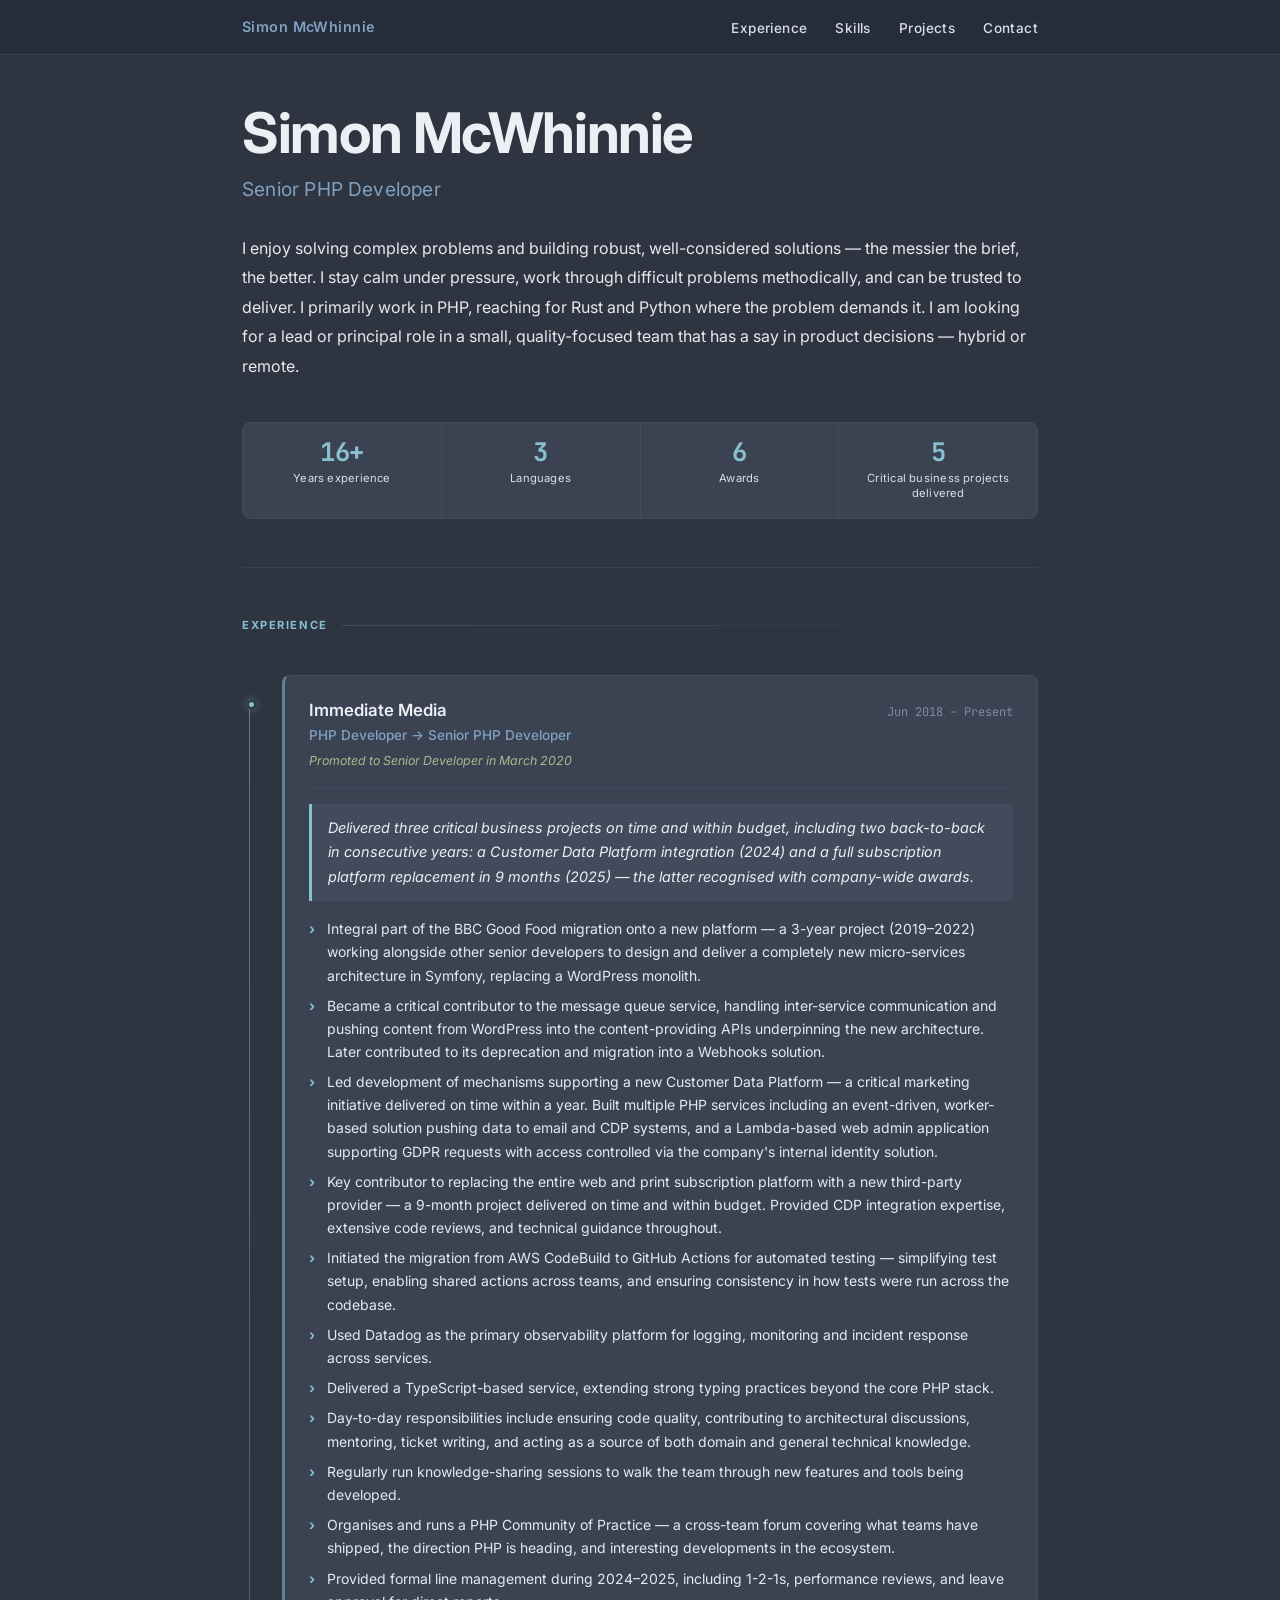
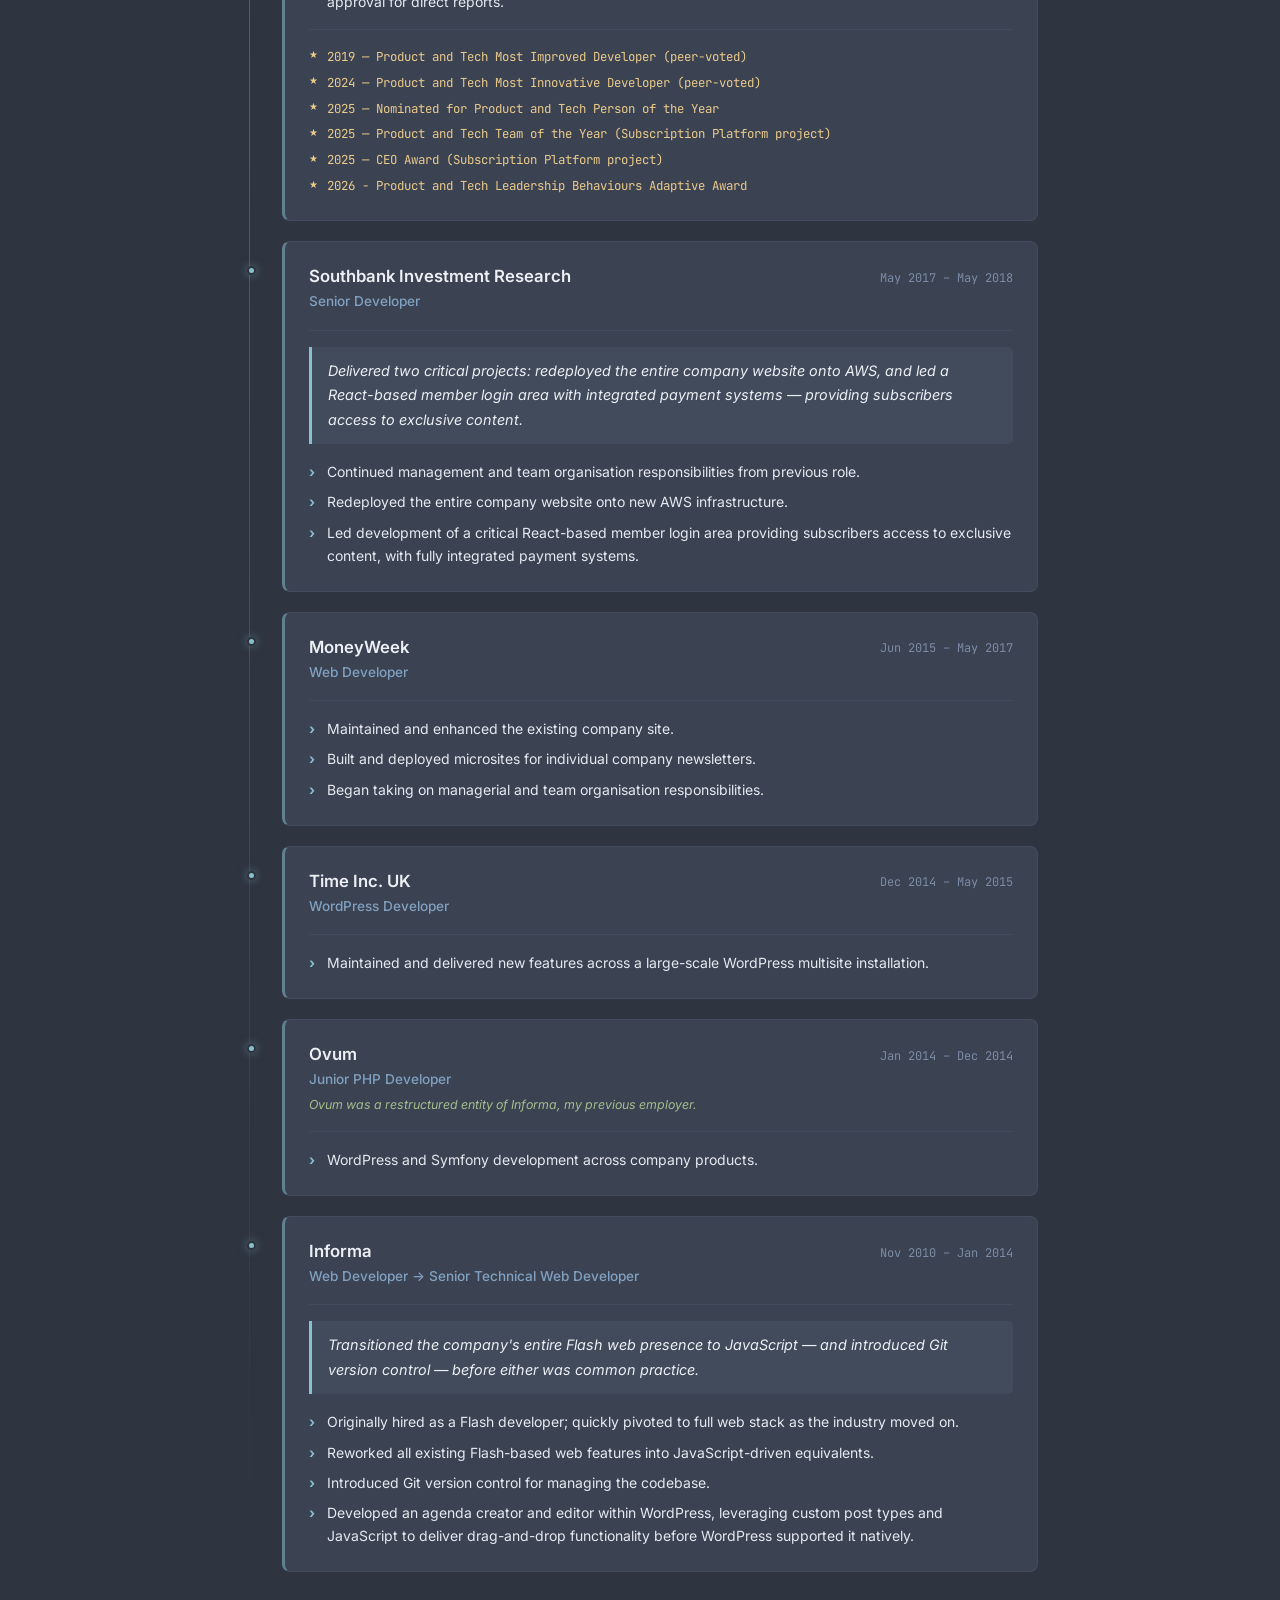
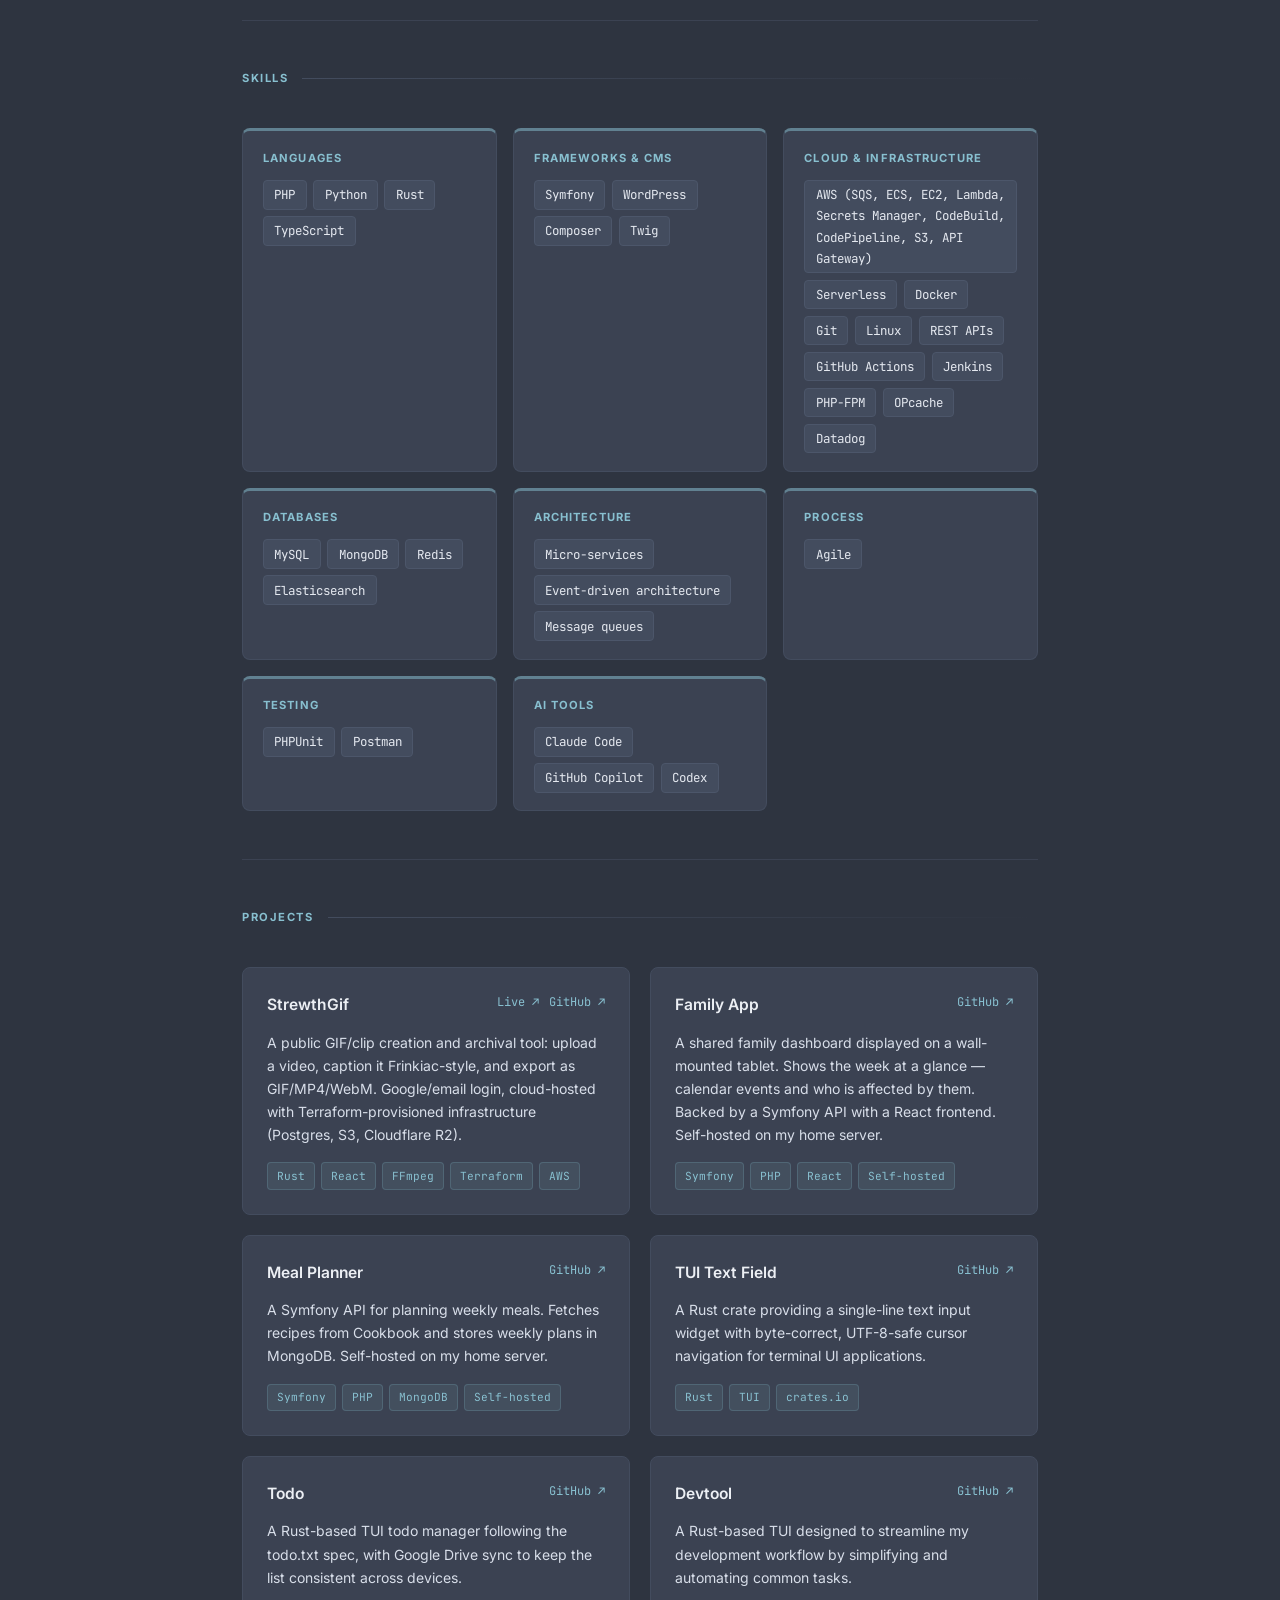
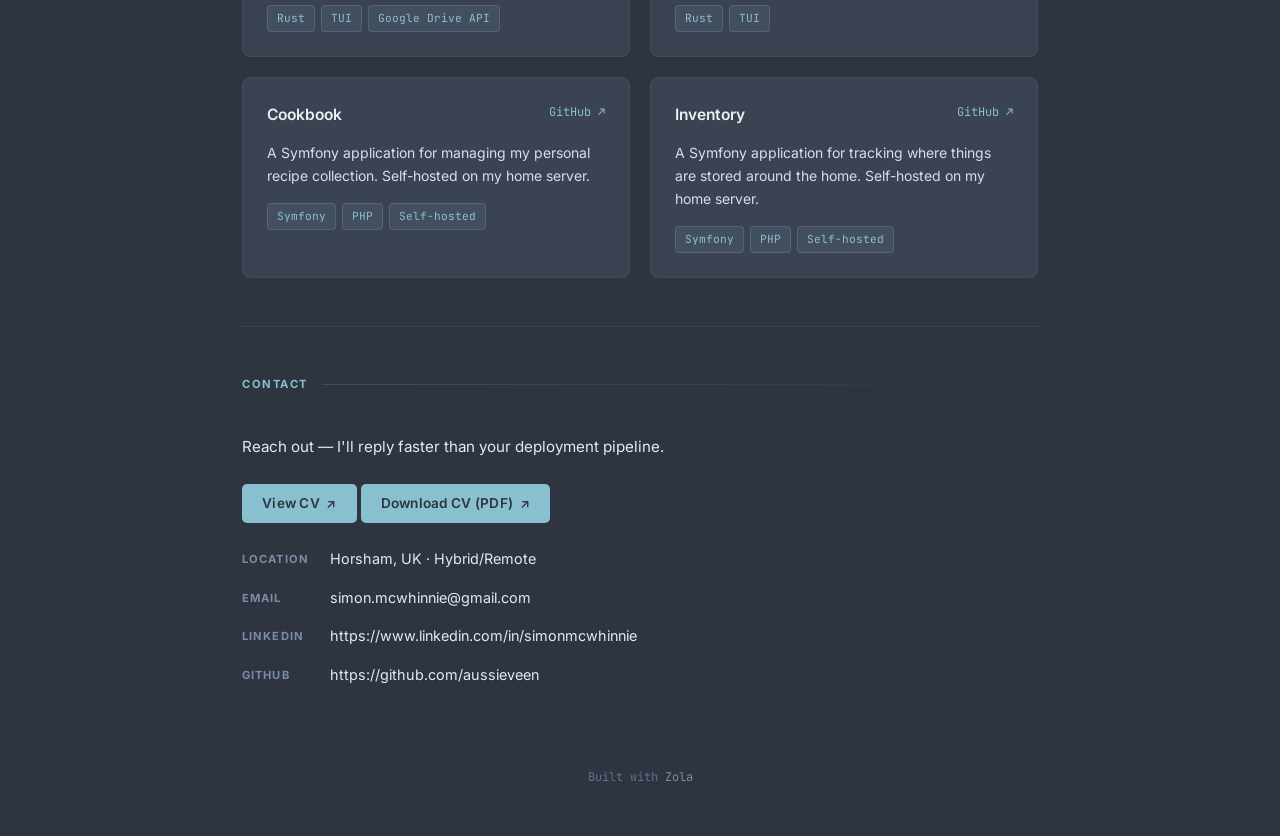
<file: index.html>
<!DOCTYPE html>
<html lang="en">
<head>
  <meta charset="UTF-8">
  <meta name="viewport" content="width=device-width, initial-scale=1.0">
  <title>Simon McWhinnie — Senior PHP Developer</title>
  <meta name="description" content="Senior PHP Developer with 16+ years experience. PHP, Rust, Python, AWS, micro-services, event-driven architecture. Horsham, UK, hybrid&#x2F;remote. Seeking lead or principal roles.">
  <link rel="preconnect" href="https://fonts.googleapis.com">
  <link rel="preconnect" href="https://fonts.gstatic.com" crossorigin>
  <link href="https://fonts.googleapis.com/css2?family=Inter:wght@300;400;500;600;700&family=JetBrains+Mono:wght@400;500&display=swap" rel="stylesheet">
  <link rel="stylesheet" href="https://aussieveen.github.io/main.css">
  <script src="https://aussieveen.github.io/scroll.js" defer></script>
</head>
<body>
  

<nav>
  <div class="nav-inner">
    <a href="#about" class="nav-name">Simon McWhinnie</a>
    <ul class="nav-links">
      <li><a href="#experience">Experience</a></li>
      <li><a href="#skills">Skills</a></li>
      <li><a href="#projects">Projects</a></li>
      <li><a href="#contact">Contact</a></li>
    </ul>
  </div>
</nav>

<main>

  
  <section id="about" class="fade-in">
    <h1 class="hero-name">Simon McWhinnie</h1>
    <p class="hero-role">Senior PHP Developer</p>
    <p class="hero-bio">I enjoy solving complex problems and building robust, well-considered solutions — the messier the brief, the better. I stay calm under pressure, work through difficult problems methodically, and can be trusted to deliver. I primarily work in PHP, reaching for Rust and Python where the problem demands it. I am looking for a lead or principal role in a small, quality-focused team that has a say in product decisions — hybrid or remote.</p>
    <div class="hero-stats">
      
      <div class="hero-stat">
        <span class="stat-value">16+</span>
        <span class="stat-label">Years experience</span>
      </div>
      
      <div class="hero-stat">
        <span class="stat-value">3</span>
        <span class="stat-label">Languages</span>
      </div>
      
      <div class="hero-stat">
        <span class="stat-value">6</span>
        <span class="stat-label">Awards</span>
      </div>
      
      <div class="hero-stat">
        <span class="stat-value">5</span>
        <span class="stat-label">Critical business projects delivered</span>
      </div>
      
    </div>
  </section>

  
  <section id="experience">
    <h2 class="section-heading">Experience</h2>
    <div class="timeline">
      
      <div class="timeline-item fade-in">
        <div class="timeline-header">
          <div class="timeline-meta">
            <div class="timeline-company">Immediate Media</div>
            <div class="timeline-title">PHP Developer → Senior PHP Developer</div>
            
            <div class="timeline-note">Promoted to Senior Developer in March 2020</div>
            
          </div>
          <div class="timeline-period">Jun 2018 – Present</div>
        </div>
        
        <blockquote class="timeline-callout">Delivered three critical business projects on time and within budget, including two back-to-back in consecutive years: a Customer Data Platform integration (2024) and a full subscription platform replacement in 9 months (2025) — the latter recognised with company-wide awards.</blockquote>
        
        <ul class="timeline-highlights">
          
          <li>Integral part of the BBC Good Food migration onto a new platform — a 3-year project (2019–2022) working alongside other senior developers to design and deliver a completely new micro-services architecture in Symfony, replacing a WordPress monolith.</li>
          
          <li>Became a critical contributor to the message queue service, handling inter-service communication and pushing content from WordPress into the content-providing APIs underpinning the new architecture. Later contributed to its deprecation and migration into a Webhooks solution.</li>
          
          <li>Led development of mechanisms supporting a new Customer Data Platform — a critical marketing initiative delivered on time within a year. Built multiple PHP services including an event-driven, worker-based solution pushing data to email and CDP systems, and a Lambda-based web admin application supporting GDPR requests with access controlled via the company&#x27;s internal identity solution.</li>
          
          <li>Key contributor to replacing the entire web and print subscription platform with a new third-party provider — a 9-month project delivered on time and within budget. Provided CDP integration expertise, extensive code reviews, and technical guidance throughout.</li>
          
          <li>Initiated the migration from AWS CodeBuild to GitHub Actions for automated testing — simplifying test setup, enabling shared actions across teams, and ensuring consistency in how tests were run across the codebase.</li>
          
          <li>Used Datadog as the primary observability platform for logging, monitoring and incident response across services.</li>
          
          <li>Delivered a TypeScript-based service, extending strong typing practices beyond the core PHP stack.</li>
          
          <li>Day-to-day responsibilities include ensuring code quality, contributing to architectural discussions, mentoring, ticket writing, and acting as a source of both domain and general technical knowledge.</li>
          
          <li>Regularly run knowledge-sharing sessions to walk the team through new features and tools being developed.</li>
          
          <li>Organises and runs a PHP Community of Practice — a cross-team forum covering what teams have shipped, the direction PHP is heading, and interesting developments in the ecosystem.</li>
          
          <li>Provided formal line management during 2024–2025, including 1-2-1s, performance reviews, and leave approval for direct reports.</li>
          
        </ul>
        
        <div class="timeline-awards">
          
          <div class="award">2019 — Product and Tech Most Improved Developer (peer-voted)</div>
          
          <div class="award">2024 — Product and Tech Most Innovative Developer (peer-voted)</div>
          
          <div class="award">2025 — Nominated for Product and Tech Person of the Year</div>
          
          <div class="award">2025 — Product and Tech Team of the Year (Subscription Platform project)</div>
          
          <div class="award">2025 — CEO Award (Subscription Platform project)</div>
          
          <div class="award">2026 - Product and Tech Leadership Behaviours Adaptive Award</div>
          
        </div>
        
      </div>
      
      <div class="timeline-item fade-in">
        <div class="timeline-header">
          <div class="timeline-meta">
            <div class="timeline-company">Southbank Investment Research</div>
            <div class="timeline-title">Senior Developer</div>
            
          </div>
          <div class="timeline-period">May 2017 – May 2018</div>
        </div>
        
        <blockquote class="timeline-callout">Delivered two critical projects: redeployed the entire company website onto AWS, and led a React-based member login area with integrated payment systems — providing subscribers access to exclusive content.</blockquote>
        
        <ul class="timeline-highlights">
          
          <li>Continued management and team organisation responsibilities from previous role.</li>
          
          <li>Redeployed the entire company website onto new AWS infrastructure.</li>
          
          <li>Led development of a critical React-based member login area providing subscribers access to exclusive content, with fully integrated payment systems.</li>
          
        </ul>
        
      </div>
      
      <div class="timeline-item fade-in">
        <div class="timeline-header">
          <div class="timeline-meta">
            <div class="timeline-company">MoneyWeek</div>
            <div class="timeline-title">Web Developer</div>
            
          </div>
          <div class="timeline-period">Jun 2015 – May 2017</div>
        </div>
        
        <ul class="timeline-highlights">
          
          <li>Maintained and enhanced the existing company site.</li>
          
          <li>Built and deployed microsites for individual company newsletters.</li>
          
          <li>Began taking on managerial and team organisation responsibilities.</li>
          
        </ul>
        
      </div>
      
      <div class="timeline-item fade-in">
        <div class="timeline-header">
          <div class="timeline-meta">
            <div class="timeline-company">Time Inc. UK</div>
            <div class="timeline-title">WordPress Developer</div>
            
          </div>
          <div class="timeline-period">Dec 2014 – May 2015</div>
        </div>
        
        <ul class="timeline-highlights">
          
          <li>Maintained and delivered new features across a large-scale WordPress multisite installation.</li>
          
        </ul>
        
      </div>
      
      <div class="timeline-item fade-in">
        <div class="timeline-header">
          <div class="timeline-meta">
            <div class="timeline-company">Ovum</div>
            <div class="timeline-title">Junior PHP Developer</div>
            
            <div class="timeline-note">Ovum was a restructured entity of Informa, my previous employer.</div>
            
          </div>
          <div class="timeline-period">Jan 2014 – Dec 2014</div>
        </div>
        
        <ul class="timeline-highlights">
          
          <li>WordPress and Symfony development across company products.</li>
          
        </ul>
        
      </div>
      
      <div class="timeline-item fade-in">
        <div class="timeline-header">
          <div class="timeline-meta">
            <div class="timeline-company">Informa</div>
            <div class="timeline-title">Web Developer → Senior Technical Web Developer</div>
            
          </div>
          <div class="timeline-period">Nov 2010 – Jan 2014</div>
        </div>
        
        <blockquote class="timeline-callout">Transitioned the company&#x27;s entire Flash web presence to JavaScript — and introduced Git version control — before either was common practice.</blockquote>
        
        <ul class="timeline-highlights">
          
          <li>Originally hired as a Flash developer; quickly pivoted to full web stack as the industry moved on.</li>
          
          <li>Reworked all existing Flash-based web features into JavaScript-driven equivalents.</li>
          
          <li>Introduced Git version control for managing the codebase.</li>
          
          <li>Developed an agenda creator and editor within WordPress, leveraging custom post types and JavaScript to deliver drag-and-drop functionality before WordPress supported it natively.</li>
          
        </ul>
        
      </div>
      
    </div>
  </section>

  
  <section id="skills">
    <h2 class="section-heading">Skills</h2>
    <div class="skill-groups fade-in">
      
      <div class="skill-group">
        <div class="skill-group-name">Languages</div>
        <div class="skill-tags">
          
          <span class="skill-tag">PHP</span>
          
          <span class="skill-tag">Python</span>
          
          <span class="skill-tag">Rust</span>
          
          <span class="skill-tag">TypeScript</span>
          
        </div>
      </div>
      
      <div class="skill-group">
        <div class="skill-group-name">Frameworks &amp; CMS</div>
        <div class="skill-tags">
          
          <span class="skill-tag">Symfony</span>
          
          <span class="skill-tag">WordPress</span>
          
          <span class="skill-tag">Composer</span>
          
          <span class="skill-tag">Twig</span>
          
        </div>
      </div>
      
      <div class="skill-group">
        <div class="skill-group-name">Cloud &amp; Infrastructure</div>
        <div class="skill-tags">
          
          <span class="skill-tag">AWS (SQS, ECS, EC2, Lambda, Secrets Manager, CodeBuild, CodePipeline, S3, API Gateway)</span>
          
          <span class="skill-tag">Serverless</span>
          
          <span class="skill-tag">Docker</span>
          
          <span class="skill-tag">Git</span>
          
          <span class="skill-tag">Linux</span>
          
          <span class="skill-tag">REST APIs</span>
          
          <span class="skill-tag">GitHub Actions</span>
          
          <span class="skill-tag">Jenkins</span>
          
          <span class="skill-tag">PHP-FPM</span>
          
          <span class="skill-tag">OPcache</span>
          
          <span class="skill-tag">Datadog</span>
          
        </div>
      </div>
      
      <div class="skill-group">
        <div class="skill-group-name">Databases</div>
        <div class="skill-tags">
          
          <span class="skill-tag">MySQL</span>
          
          <span class="skill-tag">MongoDB</span>
          
          <span class="skill-tag">Redis</span>
          
          <span class="skill-tag">Elasticsearch</span>
          
        </div>
      </div>
      
      <div class="skill-group">
        <div class="skill-group-name">Architecture</div>
        <div class="skill-tags">
          
          <span class="skill-tag">Micro-services</span>
          
          <span class="skill-tag">Event-driven architecture</span>
          
          <span class="skill-tag">Message queues</span>
          
        </div>
      </div>
      
      <div class="skill-group">
        <div class="skill-group-name">Process</div>
        <div class="skill-tags">
          
          <span class="skill-tag">Agile</span>
          
        </div>
      </div>
      
      <div class="skill-group">
        <div class="skill-group-name">Testing</div>
        <div class="skill-tags">
          
          <span class="skill-tag">PHPUnit</span>
          
          <span class="skill-tag">Postman</span>
          
        </div>
      </div>
      
      <div class="skill-group">
        <div class="skill-group-name">AI Tools</div>
        <div class="skill-tags">
          
          <span class="skill-tag">Claude Code</span>
          
          <span class="skill-tag">GitHub Copilot</span>
          
          <span class="skill-tag">Codex</span>
          
        </div>
      </div>
      
    </div>
  </section>

  
  <section id="projects">
    <h2 class="section-heading">Projects</h2>
    <div class="projects-grid fade-in">
      
      <div class="project-card">
        <div class="project-header">
          <div class="project-name">StrewthGif</div>
          <div class="project-links">
            
            <a class="project-link" href="https:&#x2F;&#x2F;www.strewthgif.com" target="_blank" rel="noopener noreferrer">Live ↗</a>
            
            
            <a class="project-link" href="https:&#x2F;&#x2F;github.com&#x2F;aussieveen&#x2F;gifiac" target="_blank" rel="noopener noreferrer">GitHub ↗</a>
            
          </div>
        </div>
        <p class="project-description">A public GIF&#x2F;clip creation and archival tool: upload a video, caption it Frinkiac-style, and export as GIF&#x2F;MP4&#x2F;WebM. Google&#x2F;email login, cloud-hosted with Terraform-provisioned infrastructure (Postgres, S3, Cloudflare R2).</p>
        <div class="project-tech">
          
          <span class="tech-tag">Rust</span>
          
          <span class="tech-tag">React</span>
          
          <span class="tech-tag">FFmpeg</span>
          
          <span class="tech-tag">Terraform</span>
          
          <span class="tech-tag">AWS</span>
          
        </div>
      </div>
      
      <div class="project-card">
        <div class="project-header">
          <div class="project-name">Family App</div>
          <div class="project-links">
            
            
            <a class="project-link" href="https:&#x2F;&#x2F;github.com&#x2F;aussieveen&#x2F;family-app" target="_blank" rel="noopener noreferrer">GitHub ↗</a>
            
          </div>
        </div>
        <p class="project-description">A shared family dashboard displayed on a wall-mounted tablet. Shows the week at a glance — calendar events and who is affected by them. Backed by a Symfony API with a React frontend. Self-hosted on my home server.</p>
        <div class="project-tech">
          
          <span class="tech-tag">Symfony</span>
          
          <span class="tech-tag">PHP</span>
          
          <span class="tech-tag">React</span>
          
          <span class="tech-tag">Self-hosted</span>
          
        </div>
      </div>
      
      <div class="project-card">
        <div class="project-header">
          <div class="project-name">Meal Planner</div>
          <div class="project-links">
            
            
            <a class="project-link" href="https:&#x2F;&#x2F;github.com&#x2F;aussieveen&#x2F;meal-planner" target="_blank" rel="noopener noreferrer">GitHub ↗</a>
            
          </div>
        </div>
        <p class="project-description">A Symfony API for planning weekly meals. Fetches recipes from Cookbook and stores weekly plans in MongoDB. Self-hosted on my home server.</p>
        <div class="project-tech">
          
          <span class="tech-tag">Symfony</span>
          
          <span class="tech-tag">PHP</span>
          
          <span class="tech-tag">MongoDB</span>
          
          <span class="tech-tag">Self-hosted</span>
          
        </div>
      </div>
      
      <div class="project-card">
        <div class="project-header">
          <div class="project-name">TUI Text Field</div>
          <div class="project-links">
            
            
            <a class="project-link" href="https:&#x2F;&#x2F;github.com&#x2F;aussieveen&#x2F;tui-text-field" target="_blank" rel="noopener noreferrer">GitHub ↗</a>
            
          </div>
        </div>
        <p class="project-description">A Rust crate providing a single-line text input widget with byte-correct, UTF-8-safe cursor navigation for terminal UI applications.</p>
        <div class="project-tech">
          
          <span class="tech-tag">Rust</span>
          
          <span class="tech-tag">TUI</span>
          
          <span class="tech-tag">crates.io</span>
          
        </div>
      </div>
      
      <div class="project-card">
        <div class="project-header">
          <div class="project-name">Todo</div>
          <div class="project-links">
            
            
            <a class="project-link" href="https:&#x2F;&#x2F;github.com&#x2F;aussieveen&#x2F;todo-tui" target="_blank" rel="noopener noreferrer">GitHub ↗</a>
            
          </div>
        </div>
        <p class="project-description">A Rust-based TUI todo manager following the todo.txt spec, with Google Drive sync to keep the list consistent across devices.</p>
        <div class="project-tech">
          
          <span class="tech-tag">Rust</span>
          
          <span class="tech-tag">TUI</span>
          
          <span class="tech-tag">Google Drive API</span>
          
        </div>
      </div>
      
      <div class="project-card">
        <div class="project-header">
          <div class="project-name">Devtool</div>
          <div class="project-links">
            
            
            <a class="project-link" href="https:&#x2F;&#x2F;github.com&#x2F;aussieveen&#x2F;devtool" target="_blank" rel="noopener noreferrer">GitHub ↗</a>
            
          </div>
        </div>
        <p class="project-description">A Rust-based TUI designed to streamline my development workflow by simplifying and automating common tasks.</p>
        <div class="project-tech">
          
          <span class="tech-tag">Rust</span>
          
          <span class="tech-tag">TUI</span>
          
        </div>
      </div>
      
      <div class="project-card">
        <div class="project-header">
          <div class="project-name">Cookbook</div>
          <div class="project-links">
            
            
            <a class="project-link" href="https:&#x2F;&#x2F;github.com&#x2F;aussieveen&#x2F;cookbook" target="_blank" rel="noopener noreferrer">GitHub ↗</a>
            
          </div>
        </div>
        <p class="project-description">A Symfony application for managing my personal recipe collection. Self-hosted on my home server.</p>
        <div class="project-tech">
          
          <span class="tech-tag">Symfony</span>
          
          <span class="tech-tag">PHP</span>
          
          <span class="tech-tag">Self-hosted</span>
          
        </div>
      </div>
      
      <div class="project-card">
        <div class="project-header">
          <div class="project-name">Inventory</div>
          <div class="project-links">
            
            
            <a class="project-link" href="https:&#x2F;&#x2F;github.com&#x2F;aussieveen&#x2F;inventory" target="_blank" rel="noopener noreferrer">GitHub ↗</a>
            
          </div>
        </div>
        <p class="project-description">A Symfony application for tracking where things are stored around the home. Self-hosted on my home server.</p>
        <div class="project-tech">
          
          <span class="tech-tag">Symfony</span>
          
          <span class="tech-tag">PHP</span>
          
          <span class="tech-tag">Self-hosted</span>
          
        </div>
      </div>
      
    </div>
  </section>

  
  <section id="contact">
    <h2 class="section-heading">Contact</h2>
    <p class="contact-signoff">Reach out — I'll reply faster than your deployment pipeline.</p>
    <a class="cv-link" href="/cv/" target="_blank">View CV</a>
    <a class="cv-link" href="/simon-mcwhinnie-cv.pdf" download>Download CV (PDF)</a>
    <div class="contact-links fade-in">
      <div class="contact-link">
        <span class="contact-label">Location</span>
        <span>Horsham, UK · Hybrid&#x2F;Remote</span>
      </div>
      <a class="contact-link" href="mailto:simon.mcwhinnie@gmail.com">
        <span class="contact-label">Email</span>
        <span>simon.mcwhinnie@gmail.com</span>
      </a>
      <a class="contact-link" href="https:&#x2F;&#x2F;www.linkedin.com&#x2F;in&#x2F;simonmcwhinnie" target="_blank" rel="noopener noreferrer">
        <span class="contact-label">LinkedIn</span>
        <span>https:&#x2F;&#x2F;www.linkedin.com&#x2F;in&#x2F;simonmcwhinnie</span>
      </a>
      <a class="contact-link" href="https:&#x2F;&#x2F;github.com&#x2F;aussieveen" target="_blank" rel="noopener noreferrer">
        <span class="contact-label">GitHub</span>
        <span>https:&#x2F;&#x2F;github.com&#x2F;aussieveen</span>
      </a>
    </div>
  </section>

</main>

<footer>
  Built with <a href="https://www.getzola.org" target="_blank" rel="noopener noreferrer">Zola</a>
</footer>


</body>
</html>
</file>
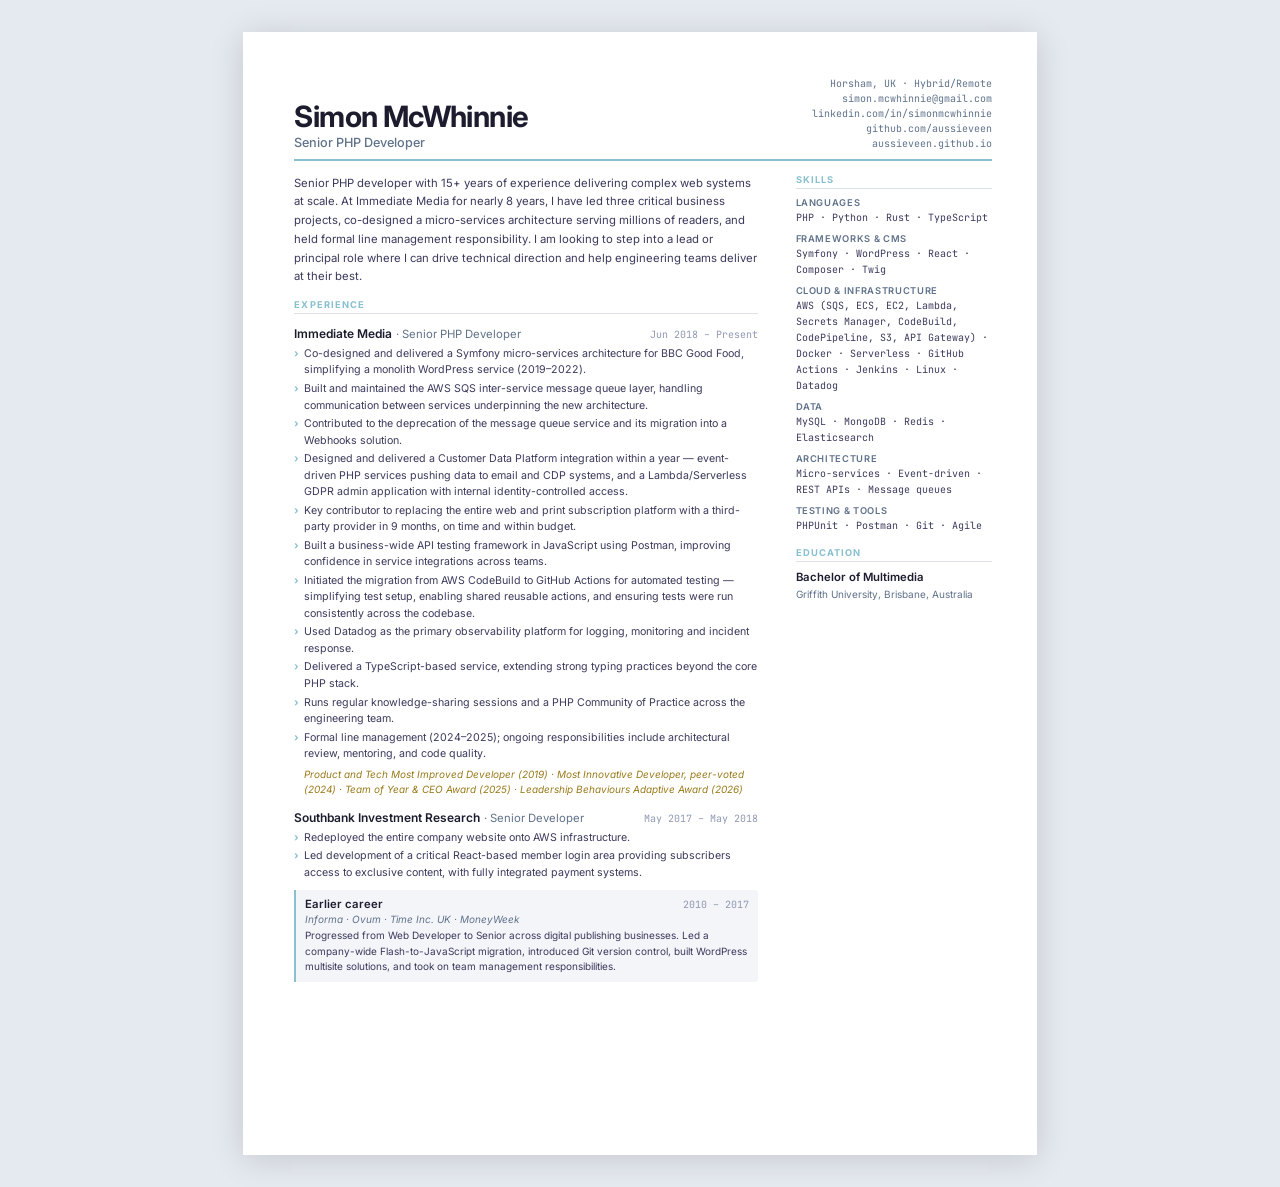
<file: cv/index.html>
<!DOCTYPE html>
<html lang="en">
<head>
  <meta charset="UTF-8">
  <meta name="viewport" content="width=device-width, initial-scale=1.0">
  <title>CV — Simon McWhinnie</title>
  <link rel="preconnect" href="https://fonts.googleapis.com">
  <link rel="preconnect" href="https://fonts.gstatic.com" crossorigin>
  <link href="https://fonts.googleapis.com/css2?family=Inter:wght@300;400;500;600;700&family=JetBrains+Mono:wght@400;500&display=swap" rel="stylesheet">
  <link rel="stylesheet" href="https://aussieveen.github.io/cv.css">
</head>
<body>
<div class="cv">

  <header class="cv-header">
    <div class="cv-header-left">
      <h1 class="cv-name">Simon McWhinnie</h1>
      <p class="cv-role">Senior PHP Developer</p>
    </div>
    <div class="cv-contact">
      <span>Horsham, UK · Hybrid&#x2F;Remote</span>
      <a href="mailto:simon.mcwhinnie@gmail.com">simon.mcwhinnie@gmail.com</a>
      <a href="https:&#x2F;&#x2F;www.linkedin.com&#x2F;in&#x2F;simonmcwhinnie" target="_blank">linkedin.com/in/simonmcwhinnie</a>
      <a href="https:&#x2F;&#x2F;github.com&#x2F;aussieveen" target="_blank">github.com/aussieveen</a>
      <a href="https:&#x2F;&#x2F;aussieveen.github.io" target="_blank">aussieveen.github.io</a>
    </div>
  </header>

  <div class="cv-body">

    <main class="cv-main">

      <section class="cv-section">
        <p class="cv-summary">Senior PHP developer with 15+ years of experience delivering complex web systems at scale. At Immediate Media for nearly 8 years, I have led three critical business projects, co-designed a micro-services architecture serving millions of readers, and held formal line management responsibility. I am looking to step into a lead or principal role where I can drive technical direction and help engineering teams deliver at their best.</p>
      </section>

      <section class="cv-section">
        <h2 class="cv-section-heading">Experience</h2>

        
        <div class="cv-job">
          <div class="cv-job-header">
            <div>
              <span class="cv-company">Immediate Media</span>
              <span class="cv-job-title"> · Senior PHP Developer</span>
            </div>
            <span class="cv-period">Jun 2018 – Present</span>
          </div>
          <ul class="cv-highlights">
            
            <li>Co-designed and delivered a Symfony micro-services architecture for BBC Good Food, simplifying a monolith WordPress service (2019–2022).</li>
            
            <li>Built and maintained the AWS SQS inter-service message queue layer, handling communication between services underpinning the new architecture.</li>
            
            <li>Contributed to the deprecation of the message queue service and its migration into a Webhooks solution.</li>
            
            <li>Designed and delivered a Customer Data Platform integration within a year — event-driven PHP services pushing data to email and CDP systems, and a Lambda&#x2F;Serverless GDPR admin application with internal identity-controlled access.</li>
            
            <li>Key contributor to replacing the entire web and print subscription platform with a third-party provider in 9 months, on time and within budget.</li>
            
            <li>Built a business-wide API testing framework in JavaScript using Postman, improving confidence in service integrations across teams.</li>
            
            <li>Initiated the migration from AWS CodeBuild to GitHub Actions for automated testing — simplifying test setup, enabling shared reusable actions, and ensuring tests were run consistently across the codebase.</li>
            
            <li>Used Datadog as the primary observability platform for logging, monitoring and incident response.</li>
            
            <li>Delivered a TypeScript-based service, extending strong typing practices beyond the core PHP stack.</li>
            
            <li>Runs regular knowledge-sharing sessions and a PHP Community of Practice across the engineering team.</li>
            
            <li>Formal line management (2024–2025); ongoing responsibilities include architectural review, mentoring, and code quality.</li>
            
          </ul>
          
          <p class="cv-awards">Product and Tech Most Improved Developer (2019) · Most Innovative Developer, peer-voted (2024) · Team of Year &amp; CEO Award (2025) · Leadership Behaviours Adaptive Award (2026)</p>
          
        </div>
        
        <div class="cv-job">
          <div class="cv-job-header">
            <div>
              <span class="cv-company">Southbank Investment Research</span>
              <span class="cv-job-title"> · Senior Developer</span>
            </div>
            <span class="cv-period">May 2017 – May 2018</span>
          </div>
          <ul class="cv-highlights">
            
            <li>Redeployed the entire company website onto AWS infrastructure.</li>
            
            <li>Led development of a critical React-based member login area providing subscribers access to exclusive content, with fully integrated payment systems.</li>
            
          </ul>
          
        </div>
        

        <div class="cv-earlier">
          <div class="cv-earlier-header">
            <span>Earlier career</span>
            <span class="cv-period">2010 – 2017</span>
          </div>
          <p class="cv-earlier-companies">Informa · Ovum · Time Inc. UK · MoneyWeek</p>
          <p>Progressed from Web Developer to Senior across digital publishing businesses. Led a company-wide Flash-to-JavaScript migration, introduced Git version control, built WordPress multisite solutions, and took on team management responsibilities.</p>
        </div>

      </section>

    </main>

    <aside class="cv-sidebar">

      <section class="cv-section">
        <h2 class="cv-section-heading">Skills</h2>
        
        <div class="cv-skills-group">
          <div class="cv-skills-group-name">Languages</div>
          <div class="cv-skills-list">PHP · Python · Rust · TypeScript</div>
        </div>
        
        <div class="cv-skills-group">
          <div class="cv-skills-group-name">Frameworks &amp; CMS</div>
          <div class="cv-skills-list">Symfony · WordPress · React · Composer · Twig</div>
        </div>
        
        <div class="cv-skills-group">
          <div class="cv-skills-group-name">Cloud &amp; Infrastructure</div>
          <div class="cv-skills-list">AWS (SQS, ECS, EC2, Lambda, Secrets Manager, CodeBuild, CodePipeline, S3, API Gateway) · Docker · Serverless · GitHub Actions · Jenkins · Linux · Datadog</div>
        </div>
        
        <div class="cv-skills-group">
          <div class="cv-skills-group-name">Data</div>
          <div class="cv-skills-list">MySQL · MongoDB · Redis · Elasticsearch</div>
        </div>
        
        <div class="cv-skills-group">
          <div class="cv-skills-group-name">Architecture</div>
          <div class="cv-skills-list">Micro-services · Event-driven · REST APIs · Message queues</div>
        </div>
        
        <div class="cv-skills-group">
          <div class="cv-skills-group-name">Testing &amp; Tools</div>
          <div class="cv-skills-list">PHPUnit · Postman · Git · Agile</div>
        </div>
        
      </section>

      <section class="cv-section">
        <h2 class="cv-section-heading">Education</h2>
        <div class="cv-degree">Bachelor of Multimedia</div>
        <div class="cv-institution">Griffith University, Brisbane, Australia</div>
      </section>

    </aside>

  </div>

</div>
</body>
</html>
</file>
